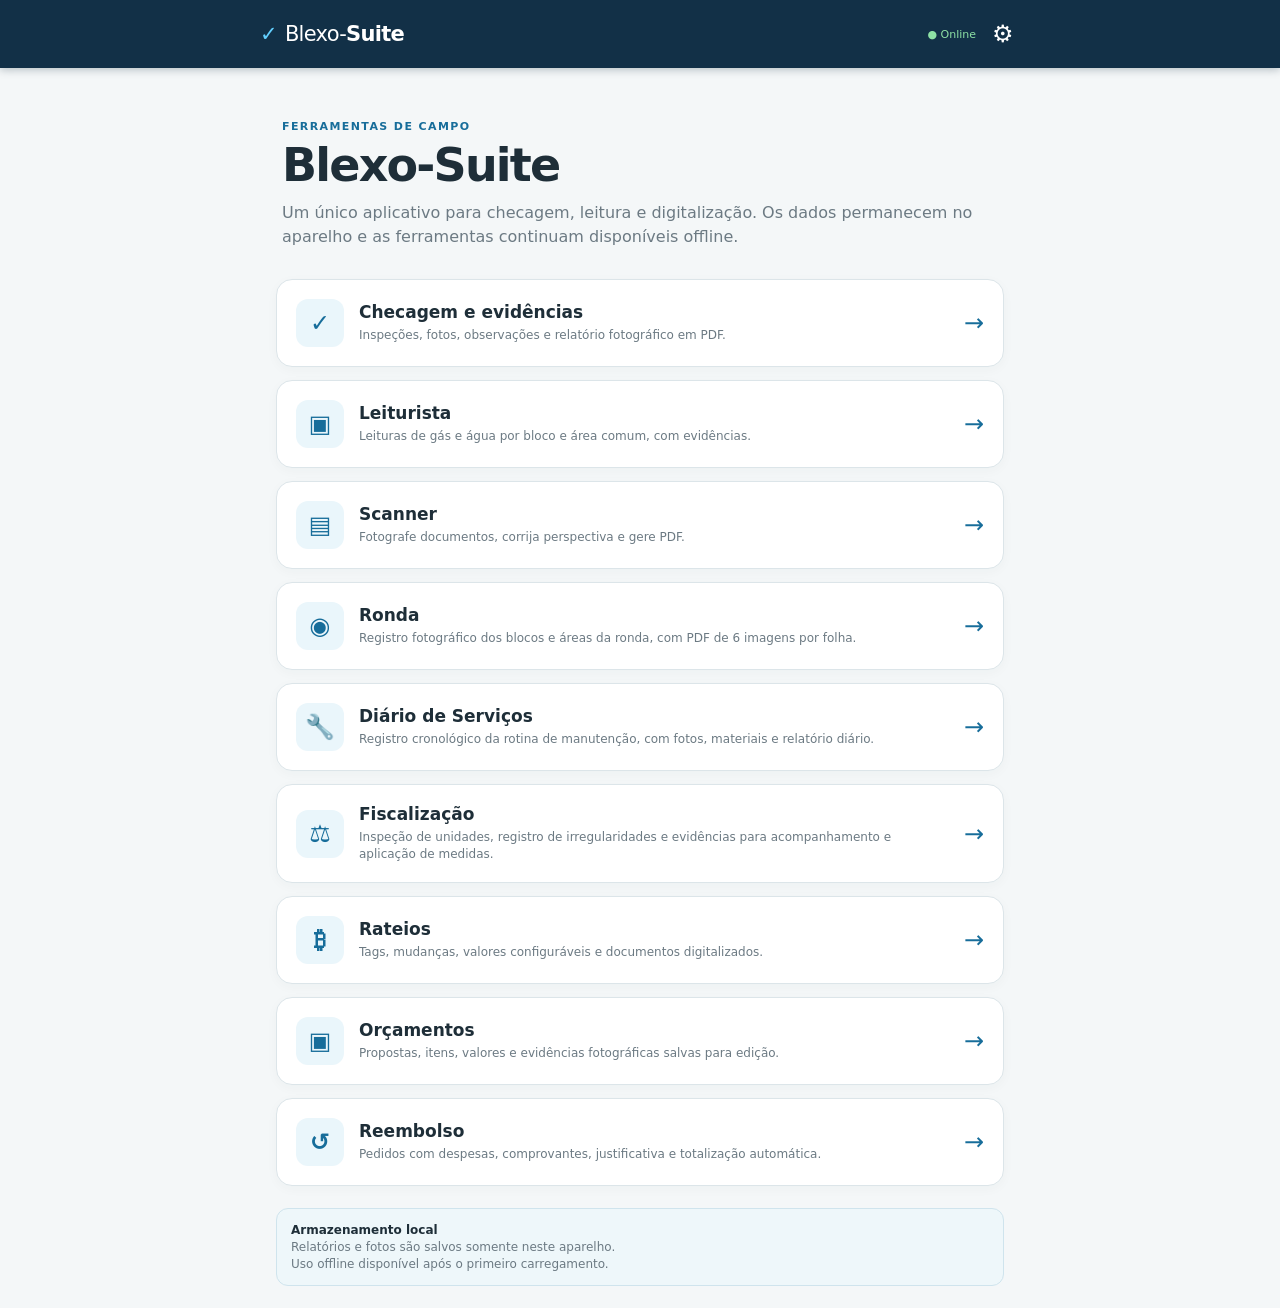
<file: index.html>
<!doctype html>
<html lang="pt-BR">
<head>
<meta charset="utf-8"><meta name="viewport" content="width=device-width,initial-scale=1,viewport-fit=cover">
<meta name="theme-color" content="#123047"><meta name="description" content="Blexo-Suite — ferramentas de campo offline.">
<link rel="manifest" href="manifest.webmanifest"><link rel="stylesheet" href="dashboard.css"><title>Blexo-Suite</title>
  <link rel="icon" type="image/png" href="favicon.png">
  <link rel="apple-touch-icon" sizes="180x180" href="apple-touch-icon.png">
  <meta name="apple-mobile-web-app-capable" content="yes">
  <meta name="apple-mobile-web-app-status-bar-style" content="default">
</head>
<body>
<header class="topbar">
  <div class="brand"><span class="brand-mark">✓</span><span>Blexo-<strong>Suite</strong></span></div>
  <div class="top-actions"><span id="offlineStatus" class="online-status">● Online</span><button id="settingsButton" class="settings-button" aria-label="Configurações">⚙</button></div>
</header>
<main>
  <section class="hero"><p class="eyebrow">FERRAMENTAS DE CAMPO</p><h1>Blexo-Suite</h1><p>Um único aplicativo para checagem, leitura e digitalização. Os dados permanecem no aparelho e as ferramentas continuam disponíveis offline.</p></section>
  <section class="modules">
    <a class="module-card" href="check.html"><span class="module-icon">✓</span><div><h2>Checagem e evidências</h2><p>Inspeções, fotos, observações e relatório fotográfico em PDF.</p></div><span class="arrow">→</span></a>
    <a class="module-card" href="leiturista.html"><span class="module-icon">▣</span><div><h2>Leiturista</h2><p>Leituras de gás e água por bloco e área comum, com evidências.</p></div><span class="arrow">→</span></a>
    <a class="module-card" href="scanner.html"><span class="module-icon">▤</span><div><h2>Scanner</h2><p>Fotografe documentos, corrija perspectiva e gere PDF.</p></div><span class="arrow">→</span></a>
    <a class="module-card" href="ronda.html"><span class="module-icon">◉</span><div><h2>Ronda</h2><p>Registro fotográfico dos blocos e áreas da ronda, com PDF de 6 imagens por folha.</p></div><span class="arrow">→</span></a>
    <a class="module-card" href="diario.html"><span class="module-icon">🔧</span><div><h2>Diário de Serviços</h2><p>Registro cronológico da rotina de manutenção, com fotos, materiais e relatório diário.</p></div><span class="arrow">→</span></a>
    <a class="module-card" href="fiscalizacao.html"><span class="module-icon">⚖</span><div><h2>Fiscalização</h2><p>Inspeção de unidades, registro de irregularidades e evidências para acompanhamento e aplicação de medidas.</p></div><span class="arrow">→</span></a>
    <a class="module-card" href="rateios.html"><span class="module-icon">₿</span><div><h2>Rateios</h2><p>Tags, mudanças, valores configuráveis e documentos digitalizados.</p></div><span class="arrow">→</span></a>
    <a class="module-card" href="orcamentos.html"><span class="module-icon">▣</span><div><h2>Orçamentos</h2><p>Propostas, itens, valores e evidências fotográficas salvas para edição.</p></div><span class="arrow">→</span></a>
    <a class="module-card" href="reembolso.html"><span class="module-icon">↺</span><div><h2>Reembolso</h2><p>Pedidos com despesas, comprovantes, justificativa e totalização automática.</p></div><span class="arrow">→</span></a>
  </section>
  <section class="info-card"><strong>Armazenamento local</strong><span>Relatórios e fotos são salvos somente neste aparelho.</span><span id="storageStatus">Verificando armazenamento…</span></section>
</main>
<dialog id="settingsDialog">
<form method="dialog" class="settings">
<div class="dialog-title"><h2>Configurações</h2><button class="close" value="cancel">×</button></div>
<p class="hint">As configurações abaixo são independentes para cada módulo. As cores definem a faixa azul do cabeçalho de cada tipo de relatório.</p>
<label class="switch-row"><span><strong>Marca-d’água</strong><small>Data/hora na evidência fotográfica.</small></span><input id="watermark" type="checkbox"></label>
<label>Miniaturas por página<select id="photoTemplate"><option value="one">1 — grande</option><option value="two">2 — padrão</option><option value="four">4 — compacto</option></select></label>
<label>Quantidade de blocos<input id="blockCount" type="number" min="0" max="200"></label>
<label>Áreas comuns <small>Uma por linha. Apague as linhas que não utilizar.</small><textarea id="commonAreas" rows="4"></textarea></label>
<label>Locais personalizados da Ronda <small>Uma por linha. Os 26 blocos são incluídos automaticamente conforme a quantidade de blocos.</small><textarea id="rondaAreas" rows="6"></textarea></label>
<div class="switch-grid"><label class="switch-row"><span><strong>Habilitar gás</strong></span><input id="enableGas" type="checkbox"></label><label class="switch-row"><span><strong>Habilitar água</strong></span><input id="enableWater" type="checkbox"></label></div>
<div class="settings-section-title">Cabeçalho dos relatórios</div>
<p class="settings-help">Cada módulo tem sua própria faixa e nome. O nome será usado no PDF.</p>
<div class="header-config-grid">
  <div class="header-config-card"><strong>Checagem e evidências</strong><label>Nome no cabeçalho<input id="checkHeaderName" maxlength="40" value="Blexo-Check" placeholder="Blexo-Check"></label><label>Cor da faixa<input id="checkHeaderColor" type="color" value="#123047" aria-label="Cor da faixa da Checagem e evidências"><small id="checkHeaderColorValue">#123047</small></label></div>
  <div class="header-config-card"><strong>Leiturista</strong><label>Nome no cabeçalho<input id="leituristaHeaderName" maxlength="40" value="Blexo-Leiturista" placeholder="Blexo-Leiturista"></label><label>Cor da faixa<input id="leituristaHeaderColor" type="color" value="#123047" aria-label="Cor da faixa do Leiturista"><small id="leituristaHeaderColorValue">#123047</small></label></div>
  <div class="header-config-card"><strong>Scanner</strong><label>Nome no cabeçalho<input id="scannerHeaderName" maxlength="40" value="Blexo-Scanner" placeholder="Blexo-Scanner"></label><label>Cor da faixa<input id="scannerHeaderColor" type="color" value="#123047" aria-label="Cor da faixa do Scanner"><small id="scannerHeaderColorValue">#123047</small></label></div>
  <div class="header-config-card"><strong>Ronda</strong><label>Nome no cabeçalho<input id="rondaHeaderName" maxlength="40" value="Blexo-Ronda"></label><label>Cor da faixa<input id="rondaHeaderColor" type="color" value="#123047"><small id="rondaHeaderColorValue">#123047</small></label></div>
  <div class="header-config-card"><strong>Rateios</strong><label>Nome no cabeçalho<input id="rateioHeaderName" maxlength="40" value="Blexo-Rateio" placeholder="Blexo-Rateio"></label><label>Cor da faixa<input id="rateioHeaderColor" type="color" value="#123047" aria-label="Cor da faixa dos Rateios"><small id="rateioHeaderColorValue">#123047</small></label></div>
  <div class="header-config-card"><strong>Orçamentos</strong><label>Nome no cabeçalho<input id="orcamentosHeaderName" maxlength="40" value="Blexo-Orçamento" placeholder="Blexo-Orçamento"></label><label>Cor da faixa<input id="orcamentosHeaderColor" type="color" value="#123047" aria-label="Cor da faixa dos Orçamentos"><small id="orcamentosHeaderColorValue">#123047</small></label></div>
  <div class="header-config-card"><strong>Reembolso</strong><label>Nome no cabeçalho<input id="reembolsoHeaderName" maxlength="40" value="Blexo-Reembolso" placeholder="Blexo-Reembolso"></label><label>Cor da faixa<input id="reembolsoHeaderColor" type="color" value="#123047" aria-label="Cor da faixa do Reembolso"><small id="reembolsoHeaderColorValue">#123047</small></label></div>
</div>
 <div class="settings-section-title">Imagens por folha</div>
 <p class="settings-help">Define o padrão de fotos nos PDFs. O Scanner mantém uma página inteira por documento.</p>
 <div class="header-config-grid">
   <label>Checagem<select id="checkPhotoTemplate"><option value="one">1 imagem</option><option value="two">2 imagens</option><option value="four">4 imagens</option><option value="six">6 imagens</option></select></label>
   <label>Leiturista<select id="leituristaPhotoTemplate"><option value="one">1 imagem</option><option value="two">2 imagens</option><option value="four">4 imagens</option><option value="six">6 imagens</option></select></label>
   <label>Orçamentos<select id="orcamentosPhotoTemplate"><option value="one">1 imagem</option><option value="two">2 imagens</option><option value="four">4 imagens</option><option value="six">6 imagens</option></select></label>
 </div>
<div class="settings-section-title">Valores dos Rateios</div>
<div class="header-config-grid">
  <div class="header-config-card"><strong>Tags</strong><label>Tag de pedestre (R$)<input id="tagPedestreValue" type="number" min="0" step="0.01"></label><label>Tag de veículo (R$)<input id="tagVeiculoValue" type="number" min="0" step="0.01"></label></div>
  <div class="header-config-card"><strong>Mudanças</strong><label>Entrada (R$)<input id="mudancaEntradaValue" type="number" min="0" step="0.01"></label><label>Saída (R$)<input id="mudancaSaidaValue" type="number" min="0" step="0.01"></label></div>
  <div class="header-config-card"><strong>Ressarcimentos</strong><p class="settings-help">Cadastre os tipos de itens e os respectivos valores. Eles aparecerão no formulário de ressarcimento.</p><div id="ressarcimentoItemsConfig" class="items-config-list"></div><button id="addRessarcimentoConfigItem" type="button" class="secondary-button">＋ Adicionar item</button></div>
</div>
<label>Opções de selo Leiturista <small>Uma por linha: Nome | texto ou bolinha | cor hexadecimal.</small><textarea id="sealConfig" rows="5"></textarea></label>
<div class="settings-actions"><button id="resetSettings" type="button" class="secondary">Restaurar padrão</button><button id="saveSettings" value="default" class="primary">Salvar configurações</button></div>
</form>
</dialog>
<script src="config.js?v=22"></script><script src="dashboard.js?v=22"></script>
</body></html>
</file>
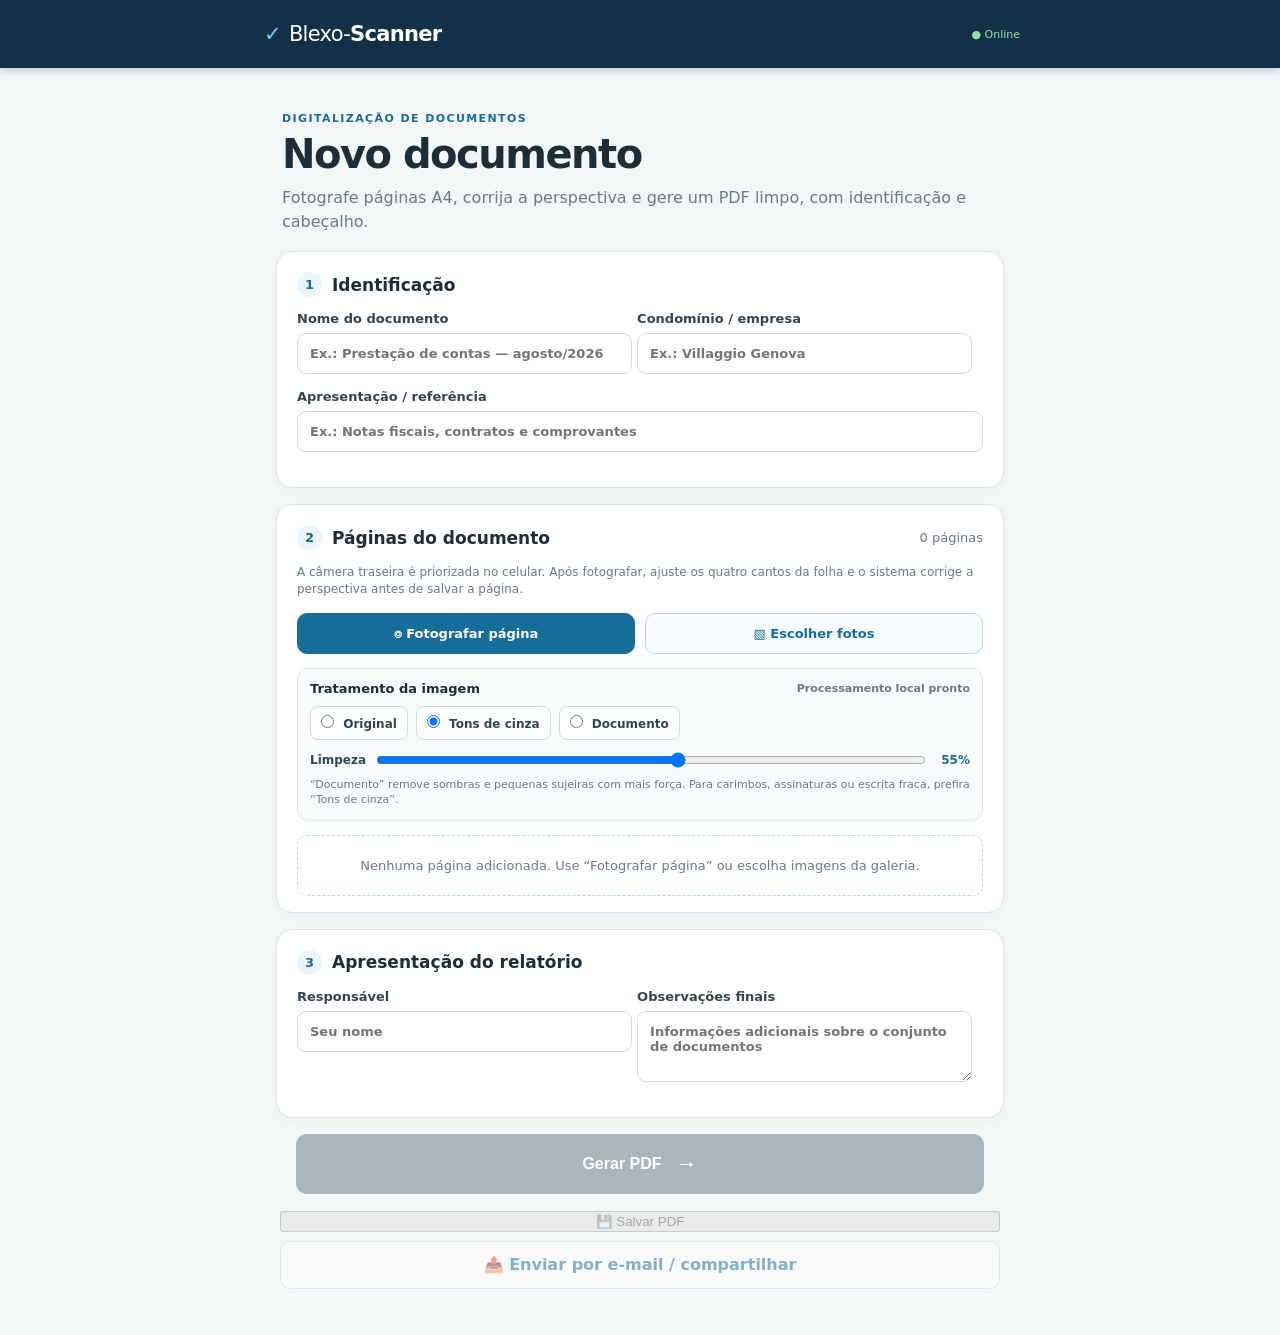
<file: scanner.html>
<!doctype html>
<html lang="pt-BR">
<head>
  <meta charset="utf-8">
  <meta name="viewport" content="width=device-width,initial-scale=1,viewport-fit=cover">
  <meta name="theme-color" content="#123047">
  <meta name="description" content="Digitalização de documentos A4 em PDF.">
  <link rel="manifest" href="manifest.webmanifest">
  <link rel="stylesheet" href="styles.css">
  <link rel="stylesheet" href="scanner.css">
  <title>Blexo — Scanner</title>
  <link rel="icon" type="image/png" href="favicon.png">
  <link rel="apple-touch-icon" sizes="180x180" href="apple-touch-icon.png">
  <meta name="apple-mobile-web-app-capable" content="yes">
  <meta name="apple-mobile-web-app-status-bar-style" content="default">
</head>
<body>
  <header class="topbar">
    <a class="brand scanner-brand" href="index.html" aria-label="Voltar ao Blexo-Suite"><span class="brand-mark">✓</span><span>Blexo-<strong>Scanner</strong></span></a>
    <div class="top-actions"><span id="offlineStatus" class="online-status">● Online</span></div>
  </header>

  <main>
    <section class="hero compact-hero">
      <p class="eyebrow">DIGITALIZAÇÃO DE DOCUMENTOS</p>
      <h1 id="documentHeading">Novo documento</h1>
      <p>Fotografe páginas A4, corrija a perspectiva e gere um PDF limpo, com identificação e cabeçalho.</p>
    </section>

    <section class="card form-card">
      <div class="section-title"><span class="step">1</span><h2>Identificação</h2></div>
      <label>Nome do documento<input id="documentName" placeholder="Ex.: Prestação de contas — agosto/2026"></label>
      <label>Condomínio / empresa<input id="company" placeholder="Ex.: Villaggio Genova"></label>
      <label>Apresentação / referência<input id="reference" placeholder="Ex.: Notas fiscais, contratos e comprovantes"></label>
    </section>

    <section class="card scanner-card">
      <div class="section-title"><span class="step">2</span><h2>Páginas do documento</h2><span id="pageCount" class="count">0 páginas</span></div>
      <p class="hint">A câmera traseira é priorizada no celular. Após fotografar, ajuste os quatro cantos da folha e o sistema corrige a perspectiva antes de salvar a página.</p>
      <div class="capture-actions scanner-actions">
        <label class="capture-button primary file-button">⌾ Fotografar página
          <input id="cameraInput" class="file-picker" type="file" accept="image/*" capture="environment">
        </label>
        <label class="capture-button file-button">▧ Escolher fotos
          <input id="galleryInput" class="file-picker" type="file" accept="image/*" multiple>
        </label>
      </div>
      <div class="processing-panel">
        <div class="processing-title"><strong>Tratamento da imagem</strong><span id="opencvStatus">Processamento local pronto</span></div>
        <div class="processing-options" role="radiogroup" aria-label="Tratamento da imagem">
          <label><input type="radio" name="scanMode" value="original"> Original</label>
          <label><input type="radio" name="scanMode" value="gray" checked> Tons de cinza</label>
          <label><input type="radio" name="scanMode" value="document"> Documento</label>
        </div>
        <label class="range-label">Limpeza <input id="cleanLevel" type="range" min="0" max="100" value="55"><span id="cleanValue">55%</span></label>
        <p class="hint compact-hint">“Documento” remove sombras e pequenas sujeiras com mais força. Para carimbos, assinaturas ou escrita fraca, prefira “Tons de cinza”.</p>
      </div>
      <div id="pagesList" class="document-pages" aria-live="polite"></div>
    </section>

    <section class="card form-card">
      <div class="section-title"><span class="step">3</span><h2>Apresentação do relatório</h2></div>
      <label>Responsável<input id="responsible" placeholder="Seu nome"></label>
      <label>Observações finais<textarea id="notes" rows="3" placeholder="Informações adicionais sobre o conjunto de documentos"></textarea></label>
    </section>

    <div class="pdf-actions">
      <button id="generateButton" class="generate" disabled>Gerar PDF <span>→</span></button>
      <button id="savePdfButton" class="save-pdf" type="button" disabled>💾 Salvar PDF</button>
      <button id="sharePdfButton" class="share-pdf" type="button" disabled>📤 Enviar por e-mail / compartilhar</button>
    </div>
    <p id="feedback" class="feedback" role="status"></p>
  </main>

  
  <div id="scanReview" class="scan-review" hidden role="dialog" aria-modal="true" aria-labelledby="scanReviewTitle">
    <div class="scan-review-shell">
      <div class="review-head"><h2 id="scanReviewTitle">Ajustar página A4</h2><button id="closeReview" class="review-close" type="button" aria-label="Fechar">×</button></div>
      <p class="review-hint">A página será mantida em A4 e a orientação será definida pela folha fotografada. Arraste os quatro pontos para os cantos exatos.</p>
      <div id="reviewCanvasWrap" class="review-canvas-wrap"><canvas id="reviewCanvas" class="review-canvas"></canvas></div>
      <p id="reviewStatus" class="review-status"></p>
      <div class="review-actions"><button id="cancelScan" class="review-cancel" type="button">Cancelar</button><button id="confirmScan" class="review-confirm" type="button">Corrigir e adicionar</button></div>
    </div>
  </div>
  <script src="config.js"></script><script src="scanner.js?v=22" defer></script>
</body>
</html>
</file>
<file: dashboard.css>
:root{--navy:#123047;--blue:#176d9a;--sky:#eaf6fb;--ink:#1e2e38;--muted:#6c7a83;--line:#dce5e9;--white:#fff}*{box-sizing:border-box}body{margin:0;background:#f4f7f8;color:var(--ink);font-family:Inter,ui-sans-serif,system-ui,-apple-system,"Segoe UI",sans-serif}.topbar{height:68px;background:var(--navy);color:#fff;display:flex;align-items:center;justify-content:space-between;padding:0 max(20px,calc((100vw - 760px)/2));box-shadow:0 2px 8px #06203040}.brand{font-size:21px;letter-spacing:-.7px;font-weight:500}.brand-mark{color:#63d0ff;margin-right:8px}.top-actions{display:flex;align-items:center;gap:10px}.online-status{font-size:11px;color:#8ee1a5}.online-status.offline{color:#ffd277}.settings-button{border:0;background:transparent;color:#fff;font-size:24px;cursor:pointer}.hero,main{max-width:760px;margin:auto}.hero{padding:52px 22px 30px}.eyebrow{font-size:11px;font-weight:800;letter-spacing:1.4px;color:var(--blue);margin:0 0 8px}.hero h1{font-size:clamp(32px,7vw,46px);line-height:1.05;letter-spacing:-1.8px;margin:0 0 12px}.hero p:not(.eyebrow){margin:0;color:var(--muted);line-height:1.5}.modules{padding:0 16px}.module-card{display:flex;align-items:center;gap:15px;text-decoration:none;color:inherit;background:#fff;border:1px solid var(--line);border-radius:16px;margin-bottom:13px;padding:19px;box-shadow:0 3px 12px #12304708}.module-icon{width:48px;height:48px;border-radius:12px;background:var(--sky);color:var(--blue);display:grid;place-items:center;font-size:24px;font-weight:800;flex:none}.module-card h2{font-size:17px;margin:0 0 5px}.module-card p{font-size:12px;color:var(--muted);line-height:1.4;margin:0}.arrow{margin-left:auto;color:var(--blue);font-size:24px}.info-card{margin:22px 16px;background:#eef7fa;border:1px solid #cfe4ed;border-radius:12px;padding:14px;display:flex;flex-direction:column;gap:3px;font-size:12px}.info-card span{color:var(--muted)}dialog{border:0;border-radius:14px;box-shadow:0 15px 60px #102a3a55;padding:0}.settings{min-width:min(520px,92vw);padding:22px}.settings::backdrop{background:#102a3a88}.dialog-title{display:flex;align-items:center;justify-content:space-between;margin-bottom:10px}.dialog-title h2{margin:0}.close{border:0;background:transparent;font-size:25px;cursor:pointer}.hint,small{display:block;color:var(--muted);font-size:11px;line-height:1.4}.hint{margin:0 0 18px}label{display:block;font-size:13px;font-weight:700;margin-bottom:14px}input,textarea,select{display:block;width:100%;border:1px solid #cfdbe0;border-radius:9px;margin-top:7px;padding:11px;font:inherit;color:var(--ink);background:#fff}textarea{resize:vertical}.switch-row{display:flex;align-items:center;justify-content:space-between;padding:10px 0;border-top:1px solid var(--line)}.switch-row input{width:20px;height:20px;margin:0}.switch-grid{display:grid;grid-template-columns:1fr 1fr;gap:12px}.settings-actions{display:flex;justify-content:space-between;gap:10px;margin-top:8px}.settings-actions button{border-radius:9px;padding:11px 14px;font-weight:700;cursor:pointer}.primary{background:var(--navy);color:#fff;border:1px solid var(--navy)}.secondary{background:#f7fcfe;color:var(--blue);border:1px solid #b9d9e9}@media(max-width:520px){.switch-grid{grid-template-columns:1fr}.settings{min-width:0}}

.settings-help{font-size:11px;color:var(--muted);margin:-4px 0 12px}.header-config-grid{display:grid;grid-template-columns:1fr;gap:10px}.header-config-card{border:1px solid var(--line);border-radius:10px;padding:12px;background:#fbfdfe}.header-config-card>strong{display:block;font-size:12px;color:var(--blue);margin-bottom:9px}.header-config-card label{margin-bottom:9px}.header-config-card input[type="color"]{margin-top:5px}@media(min-width:620px){.header-config-grid{grid-template-columns:repeat(3,1fr)}}
.header-config-card small{margin-top:5px;font-family:ui-monospace,SFMono-Regular,Menlo,monospace;font-size:10px;color:var(--muted)}
.items-config-list{display:grid;gap:8px;margin:10px 0}.refund-config-row{display:grid;grid-template-columns:1fr 110px 38px;gap:6px;align-items:center}.refund-config-row input{min-width:0}.refund-config-row button{border:1px solid #d7e0e5;background:#fff;border-radius:8px;height:38px;font-size:18px}.items-config-list+button{width:100%;margin-top:4px}
</file>
<file: styles.css>
:root{--navy:#123047;--blue:#176d9a;--sky:#eaf6fb;--ink:#1e2e38;--muted:#6c7a83;--line:#dce5e9;--white:#fff;--danger:#a33}*{box-sizing:border-box}body{margin:0;background:#f4f7f8;color:var(--ink);font-family:Inter,ui-sans-serif,system-ui,-apple-system,"Segoe UI",sans-serif}.topbar{height:68px;background:var(--navy);color:#fff;display:flex;align-items:center;justify-content:space-between;padding:0 max(20px,calc((100vw - 760px)/2));box-shadow:0 2px 8px #06203040}.brand{color:#fff;border:0;background:transparent;font-size:21px;letter-spacing:-.7px;cursor:pointer;padding:4px}.brand-mark{color:#63d0ff;margin-right:8px}.top-actions{display:flex;align-items:center;gap:8px}.online-status{font-size:11px;color:#8ee1a5}.online-status.offline{color:#ffd277}.icon-button{border:0;background:transparent;color:inherit;font-size:25px;cursor:pointer;padding:6px}.hero,main{max-width:760px;margin:auto}.hero{padding:44px 22px 30px}.compact-hero{padding-bottom:17px}.eyebrow{font-size:11px;font-weight:800;letter-spacing:1.4px;color:var(--blue);margin:0 0 8px}.hero h1{font-size:clamp(28px,6vw,40px);line-height:1.08;letter-spacing:-1.5px;margin:0 0 10px}.hero p:not(.eyebrow){margin:0;color:var(--muted);line-height:1.5}.card{background:var(--white);border:1px solid var(--line);border-radius:16px;margin:0 16px 16px;padding:20px;box-shadow:0 3px 12px #12304708}.report-name-card{padding-bottom:14px}.section-title{display:flex;align-items:center;gap:10px;margin-bottom:14px}.section-title h2{font-size:17px;margin:0}.step{width:25px;height:25px;background:var(--sky);color:var(--blue);font-weight:800;border-radius:50%;display:grid;place-items:center;font-size:13px}.count{margin-left:auto;font-size:13px;color:var(--muted)}label{display:block;font-size:13px;font-weight:700;margin:0 0 15px;color:#34454f}input,textarea,select{display:block;width:100%;border:1px solid #cfdbe0;border-radius:9px;margin-top:7px;padding:12px;font:inherit;color:var(--ink);background:#fff}textarea{resize:vertical}.report-actions{display:flex;align-items:center;gap:12px}.secondary-button,.text-button,.add-block{font:inherit;font-weight:700;cursor:pointer}.secondary-button{border:1px solid #b9d9e9;background:#f7fcfe;color:var(--blue);border-radius:8px;padding:9px 11px}.text-button{border:0;background:transparent;color:var(--blue);padding:8px}.hint,.dialog-hint{font-size:12px;color:var(--muted);line-height:1.4;margin:0 0 15px}.evidence-block{border:1px solid var(--line);border-radius:12px;padding:13px;margin:0 0 12px;background:#fbfdfe}.evidence-block-header{display:flex;align-items:center;gap:8px;margin-bottom:8px}.evidence-block-header strong{font-size:13px;color:var(--blue)}.delete-block{margin-left:auto;color:var(--danger);border:0;background:transparent;font-size:13px;font-weight:700;cursor:pointer}.capture-actions{display:flex;gap:10px}.capture-button{margin:0;flex:1;border:1px solid #b9d9e9;border-radius:10px;padding:12px 8px;text-align:center;color:var(--blue);cursor:pointer;background:#f7fcfe;font-size:13px}.capture-button.primary{background:var(--blue);color:#fff;border-color:var(--blue)}.capture-button input{display:none}.block-hint{font-size:11px;color:var(--muted);margin:10px 0}.photo-grid{display:grid;grid-template-columns:repeat(2,1fr);gap:10px}.photo{position:relative;aspect-ratio:4/3;border-radius:9px;overflow:hidden;background:#ddd}.photo img{width:100%;height:100%;object-fit:cover}.tag{position:absolute;left:7px;top:7px;color:white;background:#123047d9;padding:4px 7px;border-radius:5px;font-size:10px;font-weight:800;max-width:75%;white-space:nowrap;overflow:hidden;text-overflow:ellipsis}.remove{position:absolute;right:6px;top:5px;border:0;border-radius:50%;background:#fff;color:var(--danger);width:25px;height:25px;font-size:17px;cursor:pointer}.photo-note{position:absolute;left:6px;right:6px;bottom:6px;width:calc(100% - 12px);min-height:38px;max-height:58px;margin:0;padding:6px 7px;border:0;border-radius:6px;background:#fffffff0;font-size:11px;line-height:1.2;color:var(--ink);resize:none}.add-block{width:100%;border:1px dashed #76b9d7;border-radius:10px;background:#f7fcfe;color:var(--blue);padding:13px}.generate{display:flex;align-items:center;justify-content:center;gap:14px;background:var(--navy);color:white;border:0;border-radius:11px;margin:24px 16px 8px;width:calc(100% - 32px);padding:17px;font-size:16px;font-weight:800;cursor:pointer}.generate:disabled{background:#a9b6bd;cursor:not-allowed}.generate span{font-size:22px}.feedback{text-align:center;min-height:22px;color:var(--blue);font-size:13px;margin:12px}dialog{border:0;border-radius:14px;box-shadow:0 15px 60px #102a3a55}.dialog-shell,.settings{min-width:min(460px,90vw);padding:20px}.dialog-title{display:flex;align-items:center;justify-content:space-between;margin-bottom:14px}.dialog-title h2,.settings h2{margin:0}.settings::backdrop,dialog::backdrop{background:#102a3a88}.switch-row{display:flex;justify-content:space-between;align-items:center;padding:12px 0;border-top:1px solid var(--line)}.switch-row small{display:block;font-weight:400;color:var(--muted);margin-top:4px}.switch-row input{width:42px;height:22px;margin:0;accent-color:var(--blue)}.save-settings{width:100%;padding:13px;border:0;border-radius:9px;background:var(--blue);color:white;font-weight:800;font-size:15px;margin-top:5px}.report-row{display:flex;align-items:center;gap:8px;border:1px solid var(--line);border-radius:9px;padding:10px;margin:8px 0}.report-row button:first-child{flex:1;border:0;background:transparent;text-align:left;color:var(--ink);font-weight:700;cursor:pointer}.report-row small{display:block;color:var(--muted);font-weight:400;margin-top:3px}.report-delete{border:0;background:transparent;color:var(--danger);font-size:18px;cursor:pointer}@media(min-width:680px){.form-card label{display:inline-block;width:calc(50% - 8px);vertical-align:top}.form-card label:nth-of-type(3){width:100%}.photo-grid{grid-template-columns:repeat(3,1fr)}}

.meter-fields{display:grid;grid-template-columns:repeat(2,minmax(0,1fr));gap:10px;margin:0 0 12px}.meter-fields label{margin:0;font-size:12px}.meter-fields input{margin-top:6px;padding:10px;font-size:14px;font-weight:700}.evidence-block-header .count{margin-left:auto}.evidence-block-header strong{font-size:14px}@media(max-width:520px){.meter-fields{grid-template-columns:1fr}}

.meter-block .evidence-block-header{margin-bottom:10px}
.meter-readings{display:grid;grid-template-columns:1fr 1fr;gap:10px;margin-bottom:10px}
.meter-readings label{margin:0}
.meter-readings input{margin-top:6px;font-weight:700}
@media(max-width:520px){.meter-readings{grid-template-columns:1fr 1fr;gap:8px}.meter-readings input{padding:11px 9px;font-size:14px}}

.tool-link{text-decoration:none;display:inline-flex;align-items:center;justify-content:center}

.settings-section-title{font-size:13px;font-weight:800;color:#34454f;margin:18px 0 10px;padding-top:12px;border-top:1px solid var(--line)}.settings input[type="color"]{height:42px;padding:4px;cursor:pointer}

/* V29 — listas padronizadas de relatórios */
.report-name-grid{display:grid;grid-template-columns:minmax(0,1fr) 210px;gap:12px;align-items:end}
.saved-records-list,#reportsList{display:grid;gap:10px}
.saved-record{display:grid;grid-template-columns:minmax(0,1fr) auto;gap:8px;align-items:stretch;border:1px solid #d8e2e7;border-radius:12px;background:#fff;overflow:hidden}
.saved-record-main{appearance:none;border:0;background:transparent;text-align:left;padding:12px 14px;cursor:pointer;color:inherit;display:grid;gap:3px;min-width:0}
.saved-record-main:hover{background:#f7fafb}
.saved-record-main strong{font-size:15px;line-height:1.25;color:#2b3f4e;white-space:nowrap;overflow:hidden;text-overflow:ellipsis}
.record-type{font-size:12px;font-weight:800;color:#176d9a;text-transform:uppercase;letter-spacing:.05em}
.saved-record-main small{color:#63737d;font-size:12px}
.record-updated{opacity:.85}
.saved-record .report-delete{border:0;border-left:1px solid #e2e8eb;background:#fff;color:#a54444;width:44px;font-size:20px;cursor:pointer}
.saved-record .report-delete:hover{background:#fff5f5}
@media(max-width:620px){.report-name-grid{grid-template-columns:1fr}.saved-record-main{padding:12px}.saved-record-main strong{white-space:normal}}
</file>
<file: scanner.css>
.scanner-brand{text-decoration:none}
.scanner-card{padding-bottom:16px}
.scanner-actions{margin-bottom:14px}
.document-pages{display:grid;grid-template-columns:repeat(2,minmax(0,1fr));gap:12px}
.document-page{position:relative;border:1px solid var(--line);border-radius:12px;background:#fbfdfe;overflow:hidden;padding:8px}
.document-page img{display:block;width:100%;aspect-ratio:210/297;object-fit:contain;background:#e9eef0;border-radius:7px}
.document-page .page-number{font-size:11px;font-weight:800;color:var(--blue);margin:7px 3px 0}
.document-page .page-remove{position:absolute;right:12px;top:12px;border:0;border-radius:50%;background:#fff;color:var(--danger);width:27px;height:27px;font-size:18px;cursor:pointer;box-shadow:0 1px 5px #12304722;z-index:20;pointer-events:auto;touch-action:manipulation}
.document-page .page-title{display:block;width:100%;border:1px solid #cfdbe0;border-radius:7px;margin-top:6px;padding:7px 8px;font:inherit;font-size:12px;color:var(--ink);background:#fff}
.empty-pages{padding:22px 10px;text-align:center;color:var(--muted);font-size:13px;border:1px dashed #b9d9e9;border-radius:10px;grid-column:1/-1}
.processing-panel{border:1px solid var(--line);border-radius:11px;background:#f8fbfc;padding:12px;margin-bottom:14px}
.processing-title{display:flex;align-items:center;justify-content:space-between;gap:12px;font-size:13px;margin-bottom:10px}
.processing-title span{font-size:11px;color:var(--muted);font-weight:600}
.processing-options{display:flex;gap:8px;flex-wrap:wrap}
.processing-options label{margin:0;padding:8px 10px;border:1px solid #cfdbe0;border-radius:8px;background:#fff;font-size:12px;cursor:pointer}
.processing-options input{display:inline-block;width:auto;margin:0 5px 0 0;padding:0}
.range-label{display:flex!important;align-items:center;gap:10px;margin:12px 0 0!important;font-size:12px!important}
.range-label input[type=range]{margin:0;flex:1;padding:0;border:0}
.range-label span{min-width:34px;text-align:right;color:var(--blue)}
.compact-hint{margin:9px 0 0;font-size:11px}
.page-mode{font-size:10px;color:var(--muted);margin:5px 3px 0}
.page-warning{font-size:10px;color:#8a5b00;background:#fff6dc;border-radius:6px;padding:5px 6px;margin-top:6px}
@media(max-width:520px){.document-pages{grid-template-columns:1fr 1fr}.document-page{padding:6px}.document-page .page-remove{right:9px;top:9px}.processing-options label{flex:1;min-width:0;text-align:center}}
.scan-review{border:0;border-radius:16px;padding:0;max-width:min(96vw,980px);max-height:94vh;background:#fff;box-shadow:0 20px 80px #102a3a66}.scan-review::backdrop{background:#102a3acc}.scan-review-shell{padding:14px}.review-head{display:flex;justify-content:space-between;align-items:center;gap:12px}.review-head h2{margin:0;font-size:18px}.review-close{border:0;background:transparent;font-size:28px;cursor:pointer}.review-hint{margin:5px 0 10px;color:var(--muted);font-size:12px}.review-canvas-wrap{display:flex;justify-content:center;align-items:center;background:#15232b;border-radius:12px;min-height:220px;padding:8px;overflow:hidden}.review-canvas{display:block;max-width:100%;touch-action:none;border-radius:4px}.review-status{font-size:12px;color:var(--blue);min-height:18px;margin:8px 0}.review-actions{display:flex;gap:10px}.review-actions button{flex:1;border:0;border-radius:9px;padding:12px;font-weight:800;cursor:pointer}.review-cancel{background:#edf2f4;color:var(--ink)}.review-confirm{background:var(--blue);color:#fff}

.file-button{position:relative;overflow:hidden;display:flex;align-items:center;justify-content:center}.file-picker{position:absolute!important;inset:0!important;width:100%!important;height:100%!important;opacity:0!important;cursor:pointer!important;margin:0!important;padding:0!important;border:0!important;display:block!important}.file-button:focus-within{outline:3px solid #63d0ff;outline-offset:2px}
.capture-button{appearance:none;-webkit-appearance:none}

/* Scanner v8: modal próprio, compatível com Safari/iOS/Android/desktop. */
body.scanner-modal-open{overflow:hidden;overscroll-behavior:none}
.scan-review{position:fixed;inset:0;z-index:9999;width:100%;height:100%;padding:0;margin:0;border:0;background:rgba(8,20,29,.94);display:none;align-items:center;justify-content:center;box-sizing:border-box;overscroll-behavior:contain}
.scan-review.is-open{display:flex}
.scan-review[hidden]{display:none!important}
.scan-review-shell{width:min(1100px,100%);height:min(100dvh,100%);box-sizing:border-box;background:#fff;display:flex;flex-direction:column;padding:max(12px,env(safe-area-inset-top)) max(12px,env(safe-area-inset-right)) max(12px,env(safe-area-inset-bottom)) max(12px,env(safe-area-inset-left))}
.review-head{flex:0 0 auto}.review-head h2{font-size:20px}
.review-close{width:44px;height:44px;border-radius:50%;font-size:30px;line-height:1}
.review-hint{flex:0 0 auto}
.review-canvas-wrap{flex:1 1 auto;min-height:0;width:100%;padding:8px;box-sizing:border-box;display:flex;align-items:center;justify-content:center;overflow:hidden;background:#15232b;touch-action:none;-webkit-user-select:none;user-select:none}
.review-canvas{max-width:100%;max-height:100%;width:auto;height:auto;touch-action:none;-webkit-user-select:none;user-select:none}
.review-status{flex:0 0 auto;min-height:20px}
.review-actions{flex:0 0 auto;padding-bottom:2px}
.review-actions button{min-height:48px;font-size:15px}
@media (max-width:600px){.scan-review-shell{width:100%;height:100dvh;border-radius:0}.review-head h2{font-size:18px}.review-hint{font-size:12px;line-height:1.35}.review-actions{gap:8px}.review-actions button{min-height:50px}}

/* Scanner v9: confirmação manual da orientação da página. */
.document-page.orientation-landscape img{aspect-ratio:297/210}
.document-page.orientation-portrait img{aspect-ratio:210/297}
.page-orientation{display:flex;align-items:center;gap:5px;flex-wrap:wrap;margin:7px 3px 0}
.page-orientation>span{font-size:10px;color:var(--muted);font-weight:700;margin-right:2px}
.orientation-btn{border:1px solid #cfdbe0;background:#fff;color:var(--ink);border-radius:7px;padding:6px 8px;font-size:10px;font-weight:800;cursor:pointer}
.orientation-btn.selected{border-color:var(--blue);background:#e8f6fc;color:var(--blue);box-shadow:inset 0 0 0 1px var(--blue)}
@media(max-width:520px){.page-orientation{gap:4px}.orientation-btn{flex:1;min-width:0;padding:7px 5px}}

/* Scanner v10: PDF A4 com cabeçalho mínimo e aproveitamento máximo da folha. */

/* Scanner v11: pontos de perspectiva robustos em mouse, toque e iOS/Safari. */
.review-canvas-wrap{position:relative;touch-action:none;-webkit-touch-callout:none;}
.review-canvas{position:relative;z-index:2;display:block;touch-action:none;-webkit-tap-highlight-color:transparent;cursor:crosshair;}


/* Scanner v17: geração e compartilhamento do PDF. */
.pdf-actions{display:flex;flex-direction:column;gap:9px;margin-top:12px}
.share-pdf{width:100%;border:1px solid #b9d9e9;background:#fff;color:var(--blue);border-radius:10px;padding:12px 16px;font:inherit;font-weight:800;cursor:pointer;min-height:48px}
.share-pdf:disabled{opacity:.5;cursor:not-allowed}
.share-pdf:not(:disabled):active{transform:translateY(1px)}
@media(min-width:700px){.pdf-actions{max-width:720px;margin-left:auto;margin-right:auto}.pdf-actions .generate{margin-top:0}}
</file>
